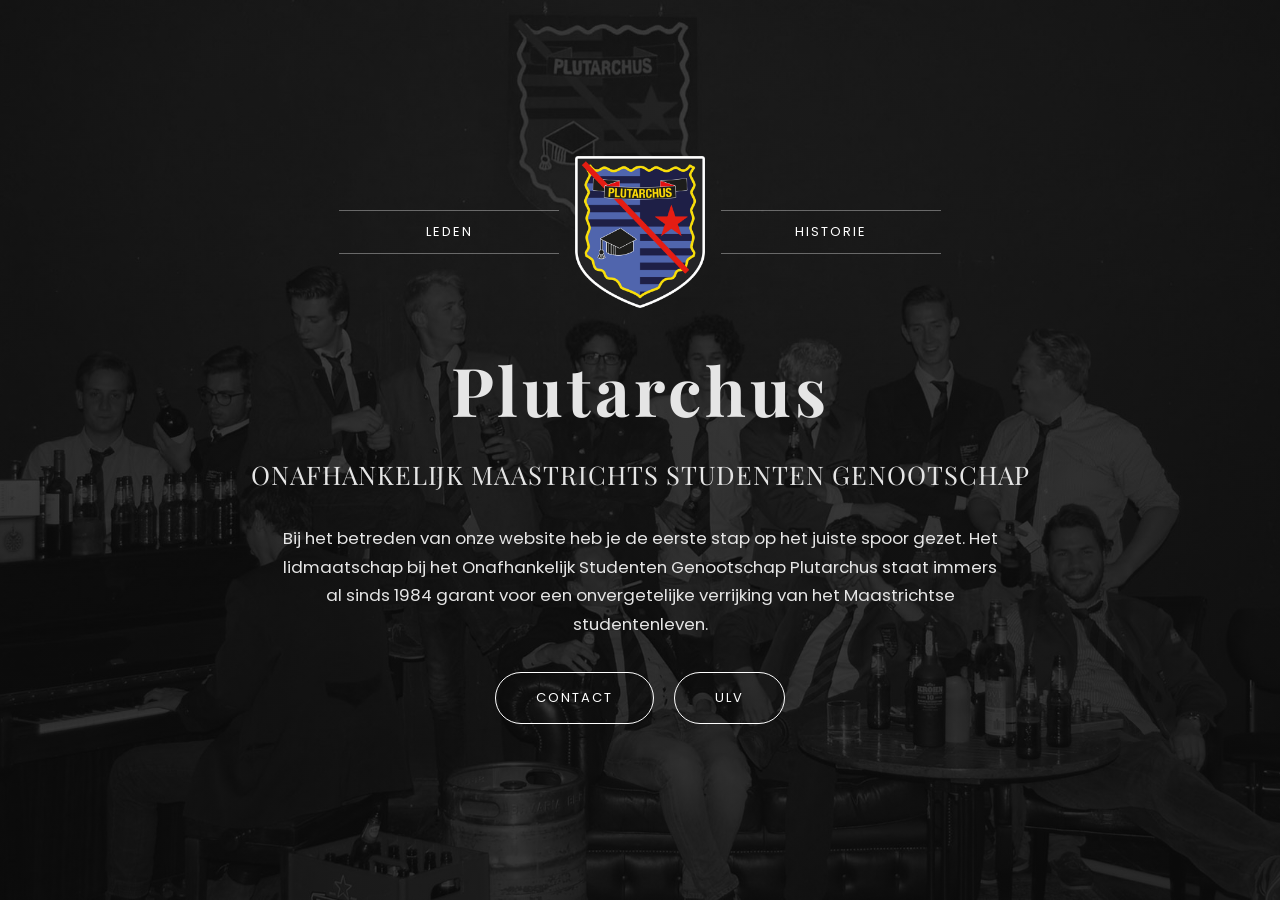
<file: index.html>
<!DOCTYPE html>
<html lang="nl">
<head>
<meta charset="UTF-8">
<meta name="viewport" content="width=device-width, initial-scale=1">
<title>Plutarchus - Onafhankelijk Maastrichts Studenten Genootschap</title>
<meta name="description" content="Het O.M.S.G. Plutarchus staat al sinds 1984 voor een bijzondere aanvulling op het Maastrichtse studentenleven.">
<link rel="stylesheet" href="css/style.css">
<link rel="preconnect" href="https://fonts.googleapis.com">
<link href="https://fonts.googleapis.com/css2?family=Playfair+Display:ital@0;1&family=Poppins:wght@300;400;600&display=swap" rel="stylesheet">
</head>
<body class="home">

<section class="hero">

  <div class="hero-nav">
    <a class="side-link" href="leden.html">Leden</a>
    <a href="index.html"><img class="crest" src="images/logo.png" alt="Plutarchus wapen - naar home"></a>
    <a class="side-link" href="historie.html">Historie</a>
  </div>

  <h1>Plutarchus</h1>
  <h2>Onafhankelijk Maastrichts Studenten Genootschap</h2>
  <p>Bij het betreden van onze website heb je de eerste stap op het juiste spoor gezet. Het lidmaatschap bij het Onafhankelijk Studenten Genootschap Plutarchus staat immers al sinds 1984 garant voor een onvergetelijke verrijking van het Maastrichtse studentenleven.</p>

  <div class="hero-buttons">
    <a class="btn-pill" href="contact.html">Contact</a>
    <a class="btn-pill" href="http://usleefvruike.nl/" target="_blank" rel="noopener">ULV</a>
  </div>
</section>

<script src="js/script.js"></script>
</body>
</html>
</file>
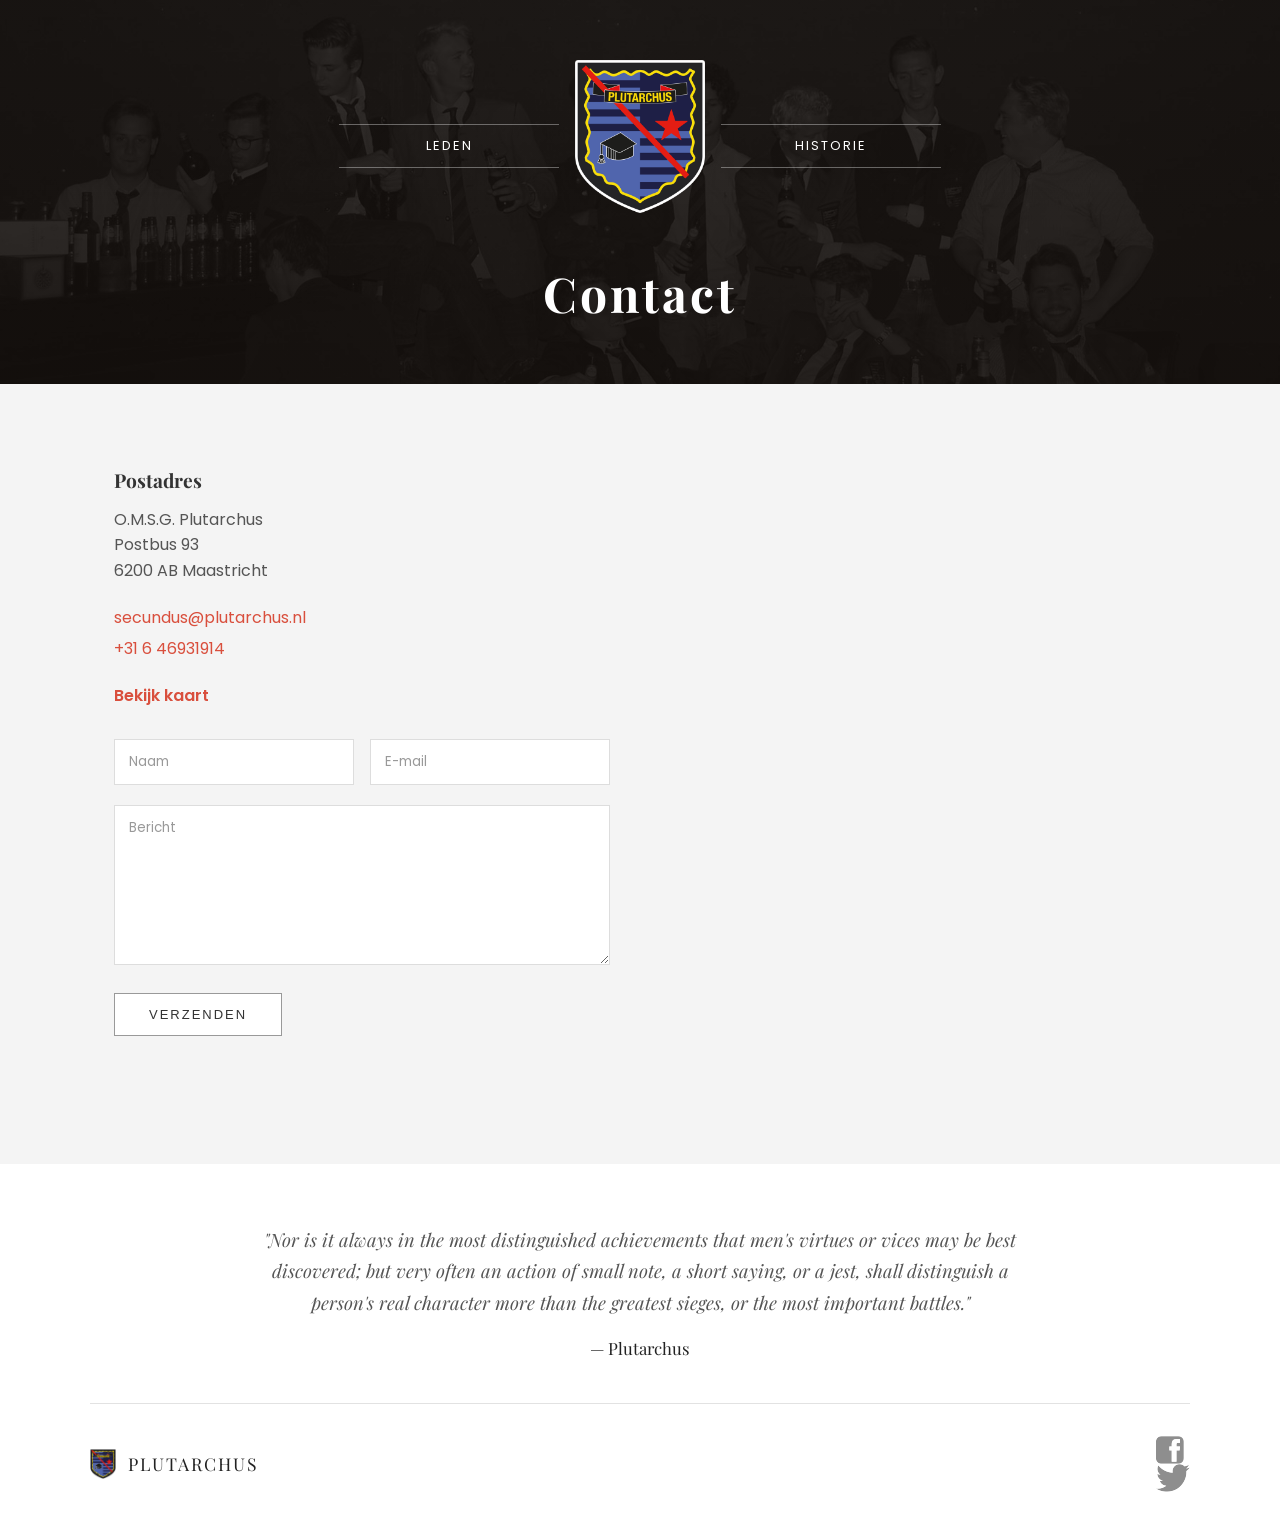
<file: contact.html>
<!DOCTYPE html>
<html lang="nl">
<head>
<meta charset="UTF-8">
<meta name="viewport" content="width=device-width, initial-scale=1">
<title>Contact - Plutarchus</title>
<link rel="stylesheet" href="css/style.css">
<link rel="preconnect" href="https://fonts.googleapis.com">
<link href="https://fonts.googleapis.com/css2?family=Playfair+Display:ital@0;1&family=Poppins:wght@300;400;600&display=swap" rel="stylesheet">
</head>
<body>

<section class="historie-hero">
  <div class="hero-nav">
    <a class="side-link" href="leden.html">Leden</a>
    <a href="index.html"><img class="crest" src="images/logo.png" alt="Plutarchus wapen - naar home"></a>
    <a class="side-link" href="historie.html">Historie</a>
  </div>
  <h1>Contact</h1>
</section>

<section class="section contact-page">
  <div class="container contact-grid">

    <div class="contact-info">
      <h3>Postadres</h3>
      <p class="address">
        O.M.S.G. Plutarchus<br>
        Postbus 93<br>
        6200 AB Maastricht
      </p>

      <div class="contact-links">
        <a href="mailto:secundus@plutarchus.nl">secundus@plutarchus.nl</a>
        <a href="tel:+31646931914">+31 6 46931914</a>
      </div>

      <a class="map-link" href="https://www.google.com/maps/d/u/0/viewer?ll=50.85247700000002%2C5.700787999999983&spn=0.019019%2C0.040169&hl=en&t=h&msa=0&z=15&ie=UTF8&om=1&mid=1N363JleTfwNfSWQ9sAjKxP7Inz8" target="_blank" rel="noopener">Bekijk kaart</a>

      <!-- Netlify Forms: werkt alleen als de site op Netlify gehost wordt (zie TODO.md) -->
      <form class="contact-form" id="contact-form" name="contact" method="POST" data-netlify="true" netlify-honeypot="bot-field">
        <input type="hidden" name="form-name" value="contact">
        <p hidden><label>Niet invullen: <input name="bot-field"></label></p>

        <div class="form-row">
          <input type="text" id="naam" name="naam" placeholder="Naam" required>
          <input type="email" id="email" name="email" placeholder="E-mail" required>
        </div>

        <textarea id="bericht" name="bericht" placeholder="Bericht" required></textarea>

        <input type="hidden" name="subject" value="Nieuw bericht via de Plutarchus-website">

        <button type="submit">Verzenden</button>
        <p class="form-status" id="form-status"></p>
      </form>
    </div>

    <div class="contact-maps" id="map">
      <!-- Bovenste kaart: Stationsstraat 48B -->
      <iframe src="https://maps.google.com/maps?q=Stationsstraat+48B,+Maastricht,+Nederland&z=16&output=embed" loading="lazy" allowfullscreen title="Locatie Stationsstraat 48B"></iframe>
      <!-- Onderste kaart: Wolfstraat 14 -->
      <iframe src="https://maps.google.com/maps?q=Wolfstraat+14,+Maastricht,+Nederland&z=16&output=embed" loading="lazy" allowfullscreen title="Locatie Wolfstraat 14"></iframe>
    </div>

  </div>
</section>

<button class="back-to-top" id="back-to-top" aria-label="Naar boven">&uarr;</button>

<div class="quote-light">
  <blockquote>"Nor is it always in the most distinguished achievements that men's virtues or vices may be best discovered; but very often an action of small note, a short saying, or a jest, shall distinguish a person's real character more than the greatest sieges, or the most important battles."</blockquote>
  <cite>&mdash; Plutarchus</cite>
</div>

<footer>
  <hr class="footer-divider">
  <div class="footer-bottom">
    <div class="footer-brand">
      <img src="images/logo.png" alt="Plutarchus wapen">
      <span>Plutarchus</span>
    </div>
    <div class="socials">
      <a href="https://www.facebook.com/omsgplutarchus" target="_blank" rel="noopener"><img src="images/fb-icon.png" alt="Facebook"></a>
      <a href="https://twitter.com/plutarchus" target="_blank" rel="noopener"><img src="images/tw-icon.png" alt="Twitter"></a>
    </div>
  </div>
</footer>

<script src="js/script.js"></script>
</body>
</html>
</file>
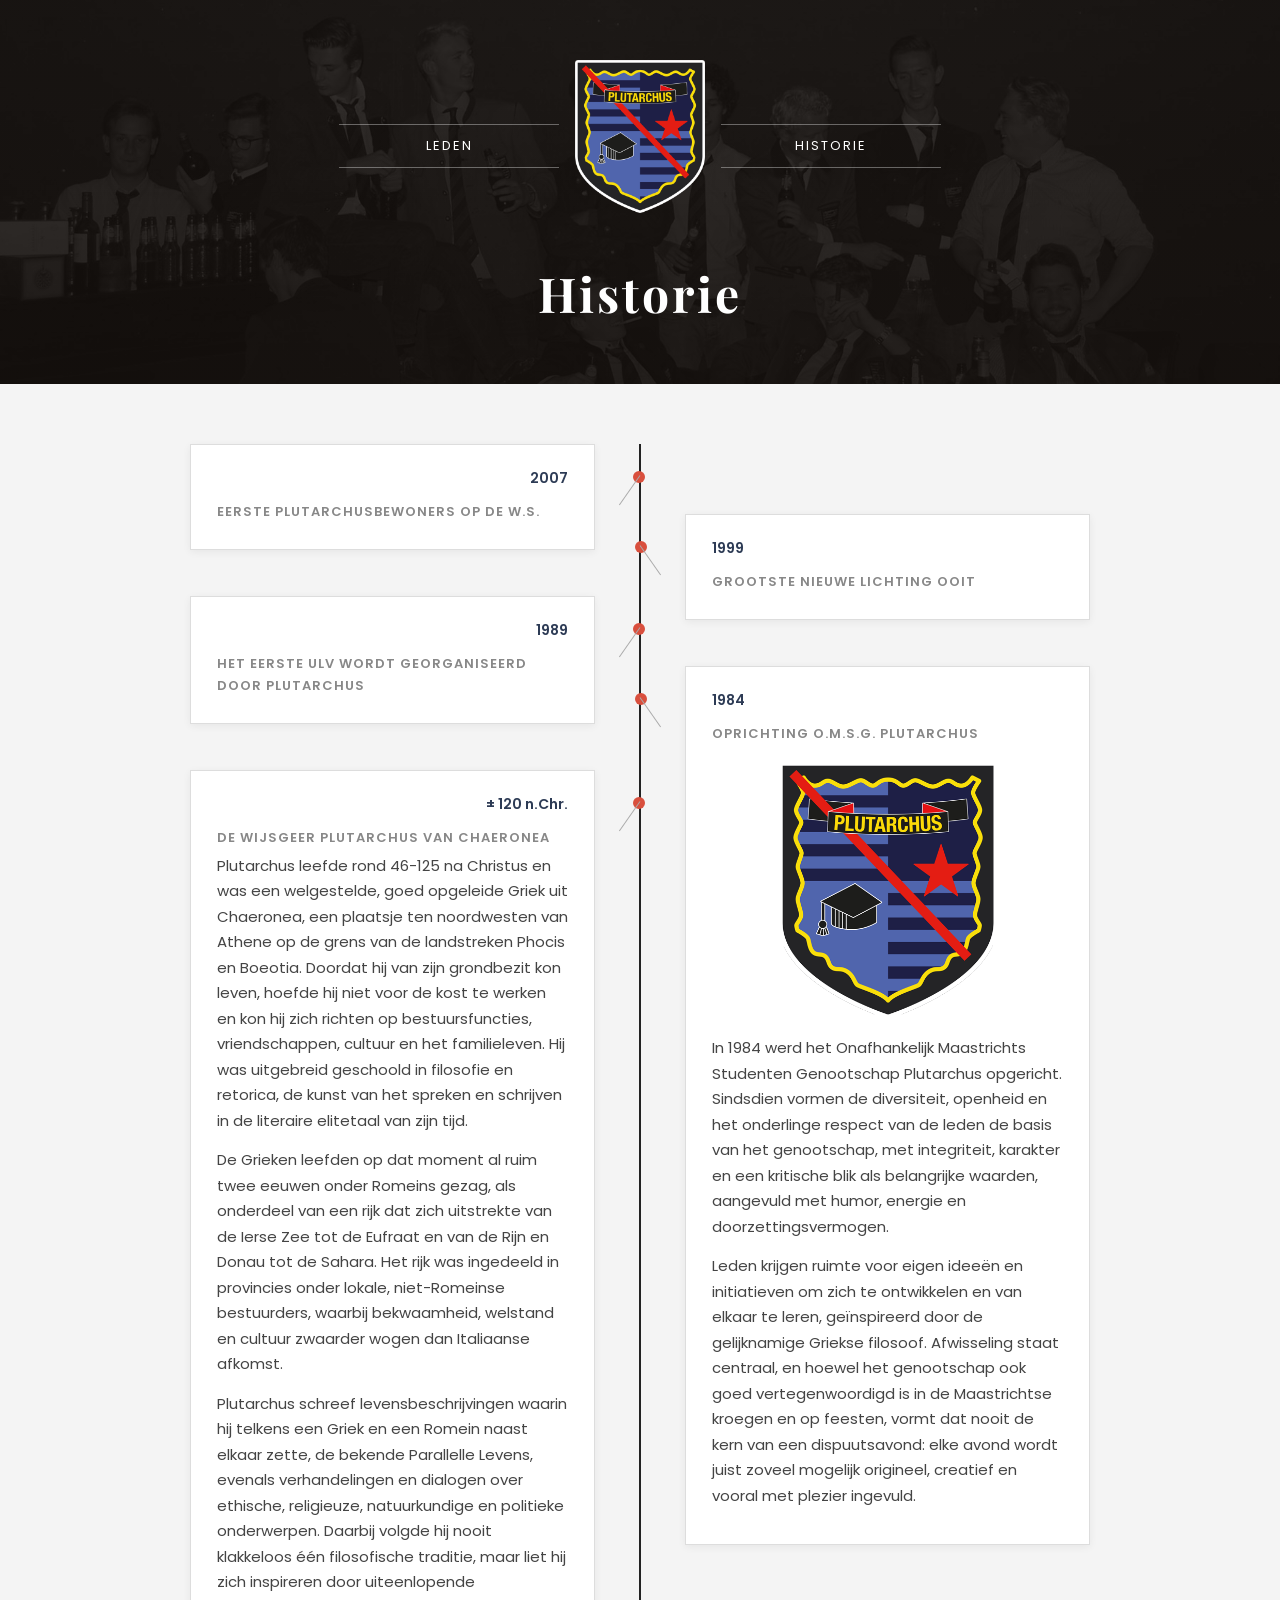
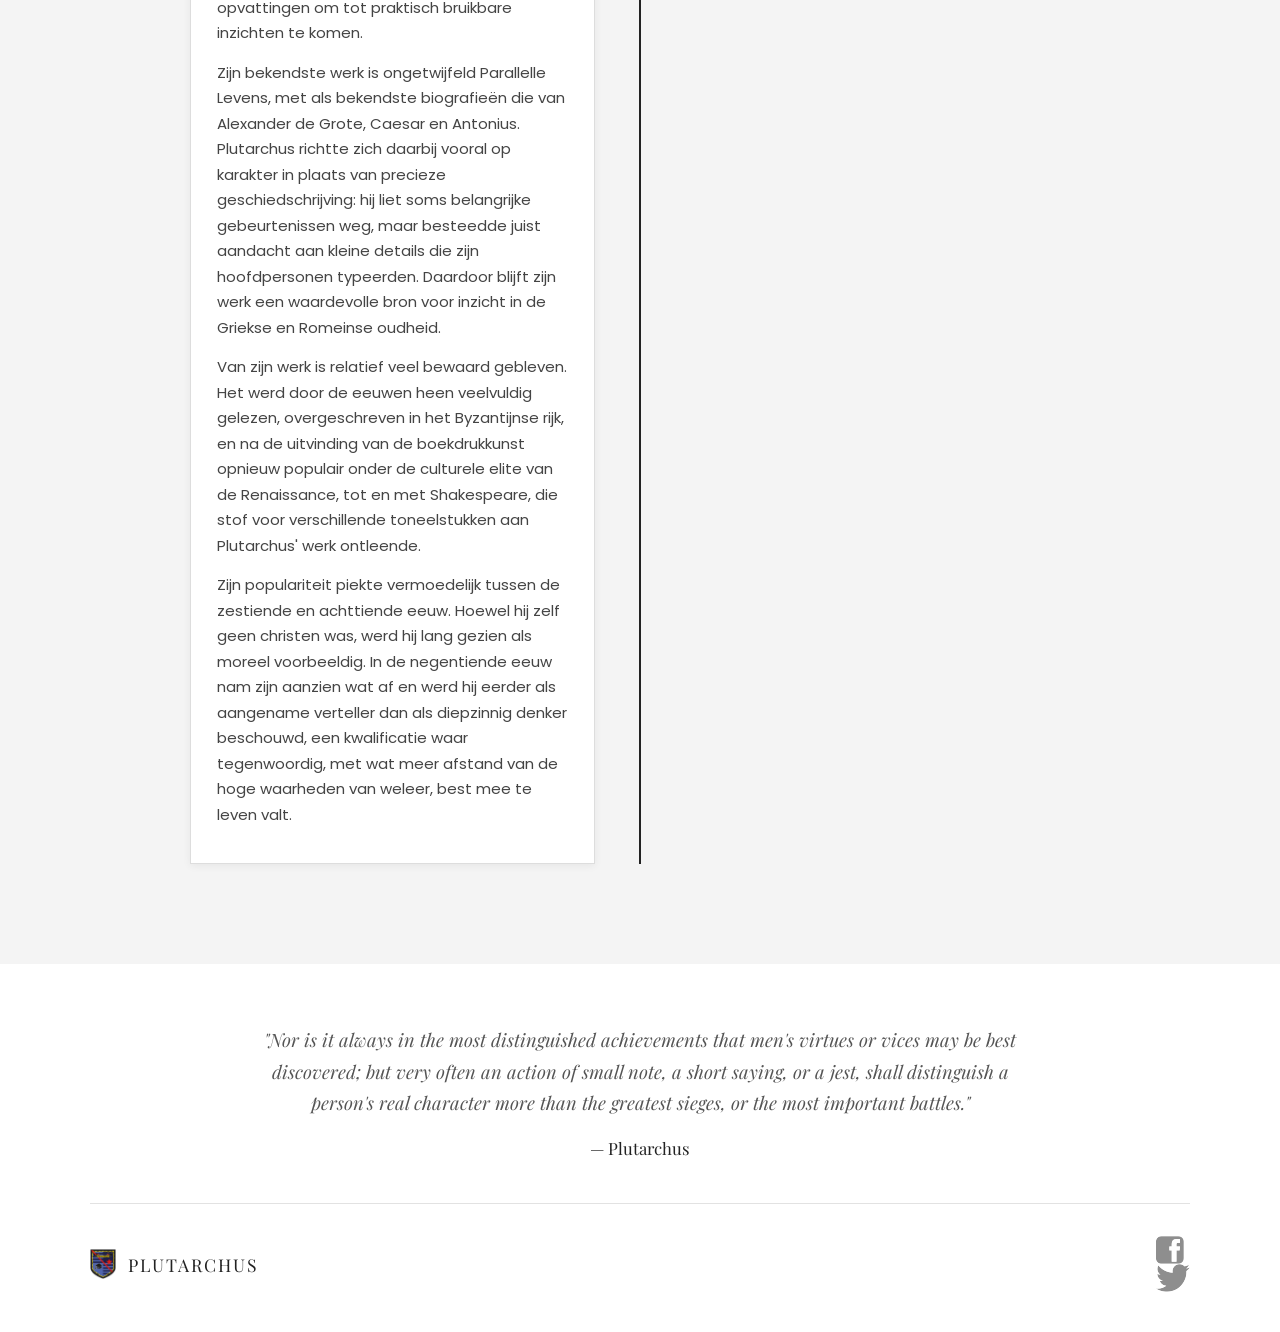
<file: historie.html>
<!DOCTYPE html>
<html lang="nl">
<head>
<meta charset="UTF-8">
<meta name="viewport" content="width=device-width, initial-scale=1">
<title>Historie - Plutarchus</title>
<link rel="stylesheet" href="css/style.css">
<link rel="preconnect" href="https://fonts.googleapis.com">
<link href="https://fonts.googleapis.com/css2?family=Playfair+Display:ital@0;1&family=Poppins:wght@300;400;600&display=swap" rel="stylesheet">
</head>
<body>

<section class="historie-hero">
  <div class="hero-nav">
    <a class="side-link" href="leden.html">Leden</a>
    <a href="index.html"><img class="crest" src="images/logo.png" alt="Plutarchus wapen - naar home"></a>
    <a class="side-link" href="historie.html">Historie</a>
  </div>
  <h1>Historie</h1>
</section>

<section class="timeline-wrap">
  <div class="timeline">
    <div class="timeline-columns">

      <div class="timeline-col timeline-col-left">

        <div class="timeline-item">
          <div class="year">2007</div>
          <div class="event-title">Eerste Plutarchusbewoners op de W.S.</div>
        </div>

        <div class="timeline-item">
          <div class="year">1989</div>
          <div class="event-title">Het eerste ULV wordt georganiseerd door Plutarchus</div>
        </div>

        <div class="timeline-item">
          <div class="year">&plusmn; 120 n.Chr.</div>
          <div class="event-title">De wijsgeer Plutarchus van Chaeronea</div>

          <p>Plutarchus leefde rond 46-125 na Christus en was een welgestelde, goed opgeleide Griek uit Chaeronea, een plaatsje ten noordwesten van Athene op de grens van de landstreken Phocis en Boeotia. Doordat hij van zijn grondbezit kon leven, hoefde hij niet voor de kost te werken en kon hij zich richten op bestuursfuncties, vriendschappen, cultuur en het familieleven. Hij was uitgebreid geschoold in filosofie en retorica, de kunst van het spreken en schrijven in de literaire elitetaal van zijn tijd.</p>

          <p>De Grieken leefden op dat moment al ruim twee eeuwen onder Romeins gezag, als onderdeel van een rijk dat zich uitstrekte van de Ierse Zee tot de Eufraat en van de Rijn en Donau tot de Sahara. Het rijk was ingedeeld in provincies onder lokale, niet-Romeinse bestuurders, waarbij bekwaamheid, welstand en cultuur zwaarder wogen dan Italiaanse afkomst.</p>

          <p>Plutarchus schreef levensbeschrijvingen waarin hij telkens een Griek en een Romein naast elkaar zette, de bekende Parallelle Levens, evenals verhandelingen en dialogen over ethische, religieuze, natuurkundige en politieke onderwerpen. Daarbij volgde hij nooit klakkeloos één filosofische traditie, maar liet hij zich inspireren door uiteenlopende opvattingen om tot praktisch bruikbare inzichten te komen.</p>

          <p>Zijn bekendste werk is ongetwijfeld Parallelle Levens, met als bekendste biografieën die van Alexander de Grote, Caesar en Antonius. Plutarchus richtte zich daarbij vooral op karakter in plaats van precieze geschiedschrijving: hij liet soms belangrijke gebeurtenissen weg, maar besteedde juist aandacht aan kleine details die zijn hoofdpersonen typeerden. Daardoor blijft zijn werk een waardevolle bron voor inzicht in de Griekse en Romeinse oudheid.</p>

          <p>Van zijn werk is relatief veel bewaard gebleven. Het werd door de eeuwen heen veelvuldig gelezen, overgeschreven in het Byzantijnse rijk, en na de uitvinding van de boekdrukkunst opnieuw populair onder de culturele elite van de Renaissance, tot en met Shakespeare, die stof voor verschillende toneelstukken aan Plutarchus' werk ontleende.</p>

          <p>Zijn populariteit piekte vermoedelijk tussen de zestiende en achttiende eeuw. Hoewel hij zelf geen christen was, werd hij lang gezien als moreel voorbeeldig. In de negentiende eeuw nam zijn aanzien wat af en werd hij eerder als aangename verteller dan als diepzinnig denker beschouwd, een kwalificatie waar tegenwoordig, met wat meer afstand van de hoge waarheden van weleer, best mee te leven valt.</p>
        </div>

      </div>

      <div class="timeline-col timeline-col-right">

        <div class="timeline-item">
          <div class="year">1999</div>
          <div class="event-title">Grootste nieuwe lichting ooit</div>
        </div>

        <div class="timeline-item">
          <div class="year">1984</div>
          <div class="event-title">Oprichting O.M.S.G. Plutarchus</div>
          <img class="event-img" src="images/logo.png" alt="Plutarchus wapen">
          <p>In 1984 werd het Onafhankelijk Maastrichts Studenten Genootschap Plutarchus opgericht. Sindsdien vormen de diversiteit, openheid en het onderlinge respect van de leden de basis van het genootschap, met integriteit, karakter en een kritische blik als belangrijke waarden, aangevuld met humor, energie en doorzettingsvermogen.</p>
          <p>Leden krijgen ruimte voor eigen ideeën en initiatieven om zich te ontwikkelen en van elkaar te leren, geïnspireerd door de gelijknamige Griekse filosoof. Afwisseling staat centraal, en hoewel het genootschap ook goed vertegenwoordigd is in de Maastrichtse kroegen en op feesten, vormt dat nooit de kern van een dispuutsavond: elke avond wordt juist zoveel mogelijk origineel, creatief en vooral met plezier ingevuld.</p>
        </div>

      </div>

    </div>
  </div>
</section>

<button class="back-to-top" id="back-to-top" aria-label="Naar boven">&uarr;</button>

<div class="quote-light">
  <blockquote>"Nor is it always in the most distinguished achievements that men's virtues or vices may be best discovered; but very often an action of small note, a short saying, or a jest, shall distinguish a person's real character more than the greatest sieges, or the most important battles."</blockquote>
  <cite>&mdash; Plutarchus</cite>
</div>

<footer>
  <hr class="footer-divider">
  <div class="footer-bottom">
    <div class="footer-brand">
      <img src="images/logo.png" alt="Plutarchus wapen">
      <span>Plutarchus</span>
    </div>
    <div class="socials">
      <a href="https://www.facebook.com/omsgplutarchus" target="_blank" rel="noopener"><img src="images/fb-icon.png" alt="Facebook"></a>
      <a href="https://twitter.com/plutarchus" target="_blank" rel="noopener"><img src="images/tw-icon.png" alt="Twitter"></a>
    </div>
  </div>
</footer>

<script src="js/script.js"></script>
</body>
</html>
</file>
<file: css/style.css>
/* ===== Basis ===== */
:root {
  --bg-dark: #1a1a1a;
  --bg-darker: #111111;
  --text-light: #e5e5e5;
  --text-muted: #999999;
  --accent: #c9a86a;
  --font-heading: 'Playfair Display', Georgia, serif;
  --font-body: 'Poppins', Arial, sans-serif;
}

* { margin: 0; padding: 0; box-sizing: border-box; }

body {
  background: var(--bg-dark);
  color: var(--text-light);
  font-family: var(--font-body);
  line-height: 1.7;
}

body.home {
  height: 100vh;
  overflow: hidden;
}

body.home .hero {
  min-height: 100vh;
  height: 100vh;
}

a { color: var(--accent); text-decoration: none; }
a:hover { color: #fff; }

img { max-width: 100%; display: block; }

.container {
  max-width: 1100px;
  margin: 0 auto;
  padding: 0 24px;
}

/* ===== Hero (homepage, foto-achtergrond) ===== */
.hero {
  position: relative;
  min-height: 100vh;
  display: flex;
  flex-direction: column;
  align-items: center;
  justify-content: center;
  text-align: center;
  padding: 60px 24px 80px;
  background: linear-gradient(rgba(10,10,10,0.55), rgba(10,10,10,0.7)), url('../images/historie-bg.jpg') center/cover no-repeat;
}

.hero .hero-nav {
  display: flex;
  justify-content: center;
  align-items: center;
  gap: 16px;
  margin: 0 auto 24px;
  max-width: 900px;
}

.hero .hero-nav .crest {
  width: 130px;
}

.hero .hero-nav a.side-link {
  color: #fff;
  font-size: 13px;
  letter-spacing: 2px;
  text-transform: uppercase;
  border-top: 1px solid rgba(255,255,255,0.35);
  border-bottom: 1px solid rgba(255,255,255,0.35);
  padding: 10px 0;
  width: 220px;
  text-align: center;
}

.hero h1 {
  font-family: var(--font-heading);
  font-size: 4.2rem;
  letter-spacing: 4px;
  margin-bottom: 6px;
}

.hero h2 {
  font-family: var(--font-heading);
  font-weight: 400;
  font-style: normal;
  font-size: 1.6rem;
  letter-spacing: 1px;
  color: var(--text-light);
  text-transform: uppercase;
  margin-bottom: 28px;
}

.hero p {
  max-width: 720px;
  margin: 0 auto 34px;
  color: var(--text-light);
  font-size: 1.05rem;
}

.hero-buttons {
  display: flex;
  gap: 20px;
  flex-wrap: wrap;
  justify-content: center;
}

.btn-pill {
  display: inline-block;
  padding: 14px 40px;
  border: 1px solid #fff;
  border-radius: 30px;
  color: #fff;
  text-transform: uppercase;
  font-size: 13px;
  letter-spacing: 2px;
  transition: 0.25s;
}

.btn-pill:hover { background: #fff; color: #111; }

@media (max-width: 768px) {
  .hero h1 { font-size: 2.2rem; }
}

@media (max-width: 700px) {
  .hero .hero-nav { display: none; }
  .hero h1 { margin-top: 40px; }
  .hero h2 { font-size: 1.1rem; }
}

/* ===== Content secties ===== */
.section {
  padding: 80px 0;
}

.section h2 {
  font-family: var(--font-heading);
  font-size: 2.2rem;
  margin-bottom: 24px;
}

.section p {
  color: var(--text-light);
  margin-bottom: 18px;
  max-width: 760px;
}

/* ===== Contactformulier ===== */
.contact-form {
  max-width: 560px;
}

.contact-form label {
  display: block;
  font-size: 13px;
  text-transform: uppercase;
  letter-spacing: 1px;
  margin-bottom: 6px;
  color: var(--text-muted);
}

.contact-form input,
.contact-form textarea {
  width: 100%;
  padding: 12px 14px;
  margin-bottom: 20px;
  background: var(--bg-darker);
  border: 1px solid #333;
  color: var(--text-light);
  font-family: var(--font-body);
}

.contact-form textarea { min-height: 140px; resize: vertical; }

.contact-form button {
  background: var(--accent);
  border: none;
  color: #111;
  padding: 13px 34px;
  text-transform: uppercase;
  letter-spacing: 2px;
  font-size: 13px;
  cursor: pointer;
  transition: 0.25s;
}

.contact-form button:hover { background: #fff; }

.form-status { margin-top: 14px; font-size: 14px; }

/* ===== Historie: hero met achtergrondcollage ===== */
.historie-hero {
  position: relative;
  padding: 60px 24px 50px;
  text-align: center;
  background: linear-gradient(rgba(20,15,12,0.72), rgba(20,15,12,0.85)), url('../images/historie-bg.jpg') center/cover;
}

.historie-hero .crest {
  width: 130px;
  margin-bottom: 20px;
}

.historie-hero .hero-nav {
  display: flex;
  justify-content: center;
  align-items: center;
  gap: 16px;
  margin-bottom: 20px;
  max-width: 900px;
  margin-left: auto;
  margin-right: auto;
}

.historie-hero .hero-nav a.side-link {
  color: #fff;
  font-size: 13px;
  letter-spacing: 2px;
  text-transform: uppercase;
  border-top: 1px solid rgba(255,255,255,0.35);
  border-bottom: 1px solid rgba(255,255,255,0.35);
  padding: 10px 0;
  width: 220px;
  text-align: center;
}

.historie-hero h1 {
  font-family: var(--font-heading);
  color: #fff;
  font-size: 3rem;
  letter-spacing: 3px;
}

/* ===== Timeline ===== */
.timeline-wrap {
  background: #f4f4f4;
  color: #333;
  padding: 60px 24px 100px;
}

.timeline {
  max-width: 900px;
  margin: 0 auto;
  position: relative;
}

.timeline::before {
  content: '';
  position: absolute;
  top: 0;
  bottom: 0;
  left: 50%;
  width: 2px;
  background: #222;
  transform: translateX(-50%);
}

.timeline-columns {
  display: flex;
  gap: 90px;
  align-items: flex-start;
}

.timeline-col {
  flex: 1;
  min-width: 0;
  display: flex;
  flex-direction: column;
  gap: 46px;
}

.timeline-col-right {
  margin-top: 70px;
}

.timeline-item {
  position: relative;
  background: #fff;
  border: 1px solid #ddd;
  box-shadow: 0 2px 8px rgba(0,0,0,0.06);
  padding: 22px 26px;
  transition: box-shadow 0.25s ease, border-color 0.25s ease, transform 0.25s ease;
}

.timeline-item::before {
  content: '';
  position: absolute;
  top: 26px;
  width: 12px;
  height: 12px;
  border-radius: 50%;
  background: #d94f3d;
  transition: box-shadow 0.25s ease, transform 0.25s ease;
}

.timeline-col-left .timeline-item::before { right: -51px; }
.timeline-col-right .timeline-item::before { left: -51px; }

.timeline-item::after {
  content: '';
  position: absolute;
  top: 30px;
  width: 36px;
  height: 1px;
  background: #aaa;
}

.timeline-col-left .timeline-item::after {
  right: -46px;
  transform-origin: right center;
  transform: rotate(-55deg);
}

.timeline-col-right .timeline-item::after {
  left: -46px;
  transform-origin: left center;
  transform: rotate(55deg);
}

.timeline-item:hover {
  box-shadow: 0 10px 26px rgba(0,0,0,0.16);
  border-color: #d94f3d;
  transform: translateY(-3px);
}

.timeline-item:hover::before {
  box-shadow: 0 0 0 5px rgba(217,79,61,0.22);
  transform: scale(1.15);
}

/* lange tekstblokken (zoals de biografie) volgen dezelfde kolomstijl */

.timeline-col-left .timeline-item .year {
  text-align: right;
  color: #2d3b55;
  font-size: 14px;
  font-weight: 600;
  margin-bottom: 10px;
}

.timeline-col-right .timeline-item .year {
  text-align: left;
  color: #2d3b55;
  font-size: 14px;
  font-weight: 600;
  margin-bottom: 10px;
}

.timeline-item .event-title {
  text-transform: uppercase;
  font-size: 13px;
  letter-spacing: 1px;
  color: #888;
  font-weight: 600;
  margin-bottom: 4px;
  transition: color 0.25s ease;
}

.timeline-item:hover .event-title {
  color: #111;
}


.timeline-item img.event-img {
  max-width: 220px;
  margin: 16px auto;
}

.timeline-item p {
  color: #444;
  font-size: 15px;
  margin-bottom: 14px;
  max-width: none;
}

.back-to-top {
  position: fixed;
  bottom: 24px;
  right: 24px;
  width: 44px;
  height: 44px;
  background: #2d2a4a;
  color: #fff;
  border: none;
  border-radius: 8px;
  font-size: 18px;
  cursor: pointer;
  display: none;
  align-items: center;
  justify-content: center;
}

.back-to-top.show { display: flex; }

@media (max-width: 700px) {
  /* Lijn naar links, precies door het midden van de rode stippen */
  .timeline::before {
    left: 6px;
  }
  .timeline-columns {
    flex-direction: column;
    gap: 20px;
    padding-left: 22px;
  }
  /* Kolommen "oplossen" zodat alle kaartjes in één rij komen en we de volgorde kunnen bepalen */
  .timeline-col {
    display: contents;
  }
  /* Chronologische volgorde: links 1, rechts 1, links 2, rechts 2, ...
     Nieuw kaartje toegevoegd? Links nr. n krijgt order 2n-1, rechts nr. n krijgt order 2n. */
  .timeline-col-left  .timeline-item:nth-child(1) { order: 1; }
  .timeline-col-right .timeline-item:nth-child(1) { order: 2; }
  .timeline-col-left  .timeline-item:nth-child(2) { order: 3; }
  .timeline-col-right .timeline-item:nth-child(2) { order: 4; }
  .timeline-col-left  .timeline-item:nth-child(3) { order: 5; }
  .timeline-col-right .timeline-item:nth-child(3) { order: 6; }
  .timeline-col-left  .timeline-item:nth-child(4) { order: 7; }
  .timeline-col-right .timeline-item:nth-child(4) { order: 8; }
  .timeline-col-left .timeline-item::before,
  .timeline-col-right .timeline-item::before {
    left: -22px;
    right: auto;
  }
  /* Schuine verbindingsstreepjes zijn op mobiel niet nodig: de stip zit direct op de lijn */
  .timeline-item::after {
    display: none;
  }
  .timeline-col-left .timeline-item .year,
  .timeline-col-right .timeline-item .year {
    text-align: right;
  }
}

@media (max-width: 600px) {
  .historie-hero .hero-nav { display: none; }
  .historie-hero h1 { font-size: 2rem; }
  .timeline-item { padding: 18px; }
}

/* ===== Contactpagina (2-koloms, zoals origineel) ===== */
.contact-page {
  background: #f4f4f4;
}

.contact-grid {
  display: grid;
  grid-template-columns: 1fr 1fr;
  gap: 60px;
  align-items: start;
}

.contact-info h3 {
  font-family: var(--font-heading);
  color: #333;
  font-size: 1.2rem;
  margin-bottom: 10px;
}

.contact-info .address {
  color: #555;
  margin-bottom: 20px;
  line-height: 1.6;
}

.contact-info .contact-links {
  margin-bottom: 20px;
}

.contact-info .contact-links a,
.map-link {
  display: block;
  color: #d94f3d;
  margin-bottom: 4px;
}

.contact-info .contact-links a:hover,
.map-link:hover {
  color: #b83a2b;
}

.map-link {
  margin-bottom: 30px;
  font-weight: 600;
}

.contact-page .contact-form {
  max-width: none;
}

.contact-page .form-row {
  display: flex;
  gap: 16px;
}

.contact-page .form-row input {
  flex: 1;
}

.contact-page .contact-form input,
.contact-page .contact-form textarea {
  background: #fff;
  border: 1px solid #ddd;
  color: #333;
}

.contact-page .contact-form input::placeholder,
.contact-page .contact-form textarea::placeholder {
  color: #999;
}

.contact-page .contact-form textarea {
  min-height: 160px;
}

.contact-page .contact-form button {
  background: #fff;
  color: #333;
  border: 1px solid #999;
}

.contact-page .contact-form button:hover {
  background: #f0f0f0;
}

.contact-maps {
  display: flex;
  flex-direction: column;
  gap: 20px;
}

.contact-maps iframe {
  width: 100%;
  height: 300px;
  border: 0;
  display: block;
}

@media (max-width: 800px) {
  .contact-grid { grid-template-columns: 1fr; }
  .contact-page .form-row { flex-direction: column; }
}

/* ===== Ledengrid ===== */
.leden-grid-section {
  background: #f4f4f4;
  padding: 60px 24px 100px;
}

.leden-grid {
  max-width: 1200px;
  margin: 0 auto;
  display: grid;
  grid-template-columns: repeat(4, 1fr);
  gap: 24px;
}

.lid-card {
  background: #fff;
  overflow: hidden;
  box-shadow: 0 2px 8px rgba(0,0,0,0.06);
}

.lid-card .lid-photo {
  width: 100%;
  aspect-ratio: 4 / 5;
  object-fit: cover;
  display: block;
  background: #d8d8d8;
}

.lid-card .lid-caption {
  background: #1b1b3a;
  padding: 20px 14px;
  text-align: center;
}

.lid-card .lid-naam {
  color: #e8b923;
  font-family: var(--font-heading);
  font-size: 1.05rem;
  letter-spacing: 0.5px;
  margin-bottom: 8px;
  text-transform: uppercase;
  line-height: 1.3;
}

.lid-card .lid-jaar {
  color: #fff;
  font-size: 13px;
  font-weight: 600;
}

@media (max-width: 1000px) {
  .leden-grid { grid-template-columns: repeat(3, 1fr); }
}

@media (max-width: 700px) {
  .leden-grid { grid-template-columns: repeat(2, 1fr); gap: 16px; }
}

@media (max-width: 420px) {
  .leden-grid { grid-template-columns: 1fr 1fr; }
}

/* ===== Footer (licht thema, zoals origineel) ===== */
.quote-light {
  background: #fff;
  padding: 60px 24px 40px;
  text-align: center;
}

.quote-light blockquote {
  font-family: var(--font-heading);
  font-style: italic;
  color: #555;
  font-size: 1.15rem;
  max-width: 780px;
  margin: 0 auto 16px;
}

.quote-light cite {
  font-family: var(--font-heading);
  font-style: normal;
  color: #222;
  font-size: 1.05rem;
}

footer {
  background: #fff;
  padding: 0 24px 40px;
  border-top: none;
}

.footer-divider {
  border: none;
  border-top: 1px solid #e2e2e2;
  max-width: 1100px;
  margin: 0 auto 32px;
}

.footer-bottom {
  max-width: 1100px;
  margin: 0 auto;
  display: flex;
  align-items: center;
  justify-content: space-between;
  flex-wrap: wrap;
  gap: 20px;
}

.footer-brand {
  display: flex;
  align-items: center;
  gap: 12px;
}

.footer-brand img { height: 30px; margin: 0; }

.footer-brand span {
  font-family: var(--font-heading);
  letter-spacing: 2px;
  font-size: 1.1rem;
  color: #222;
  text-transform: uppercase;
}

.footer-bottom .socials { margin: 0; justify-content: flex-start; }
.footer-bottom .socials img { opacity: 0.65; }

@media (max-width: 600px) {
  .footer-bottom { justify-content: center; text-align: center; }
}
</file>
